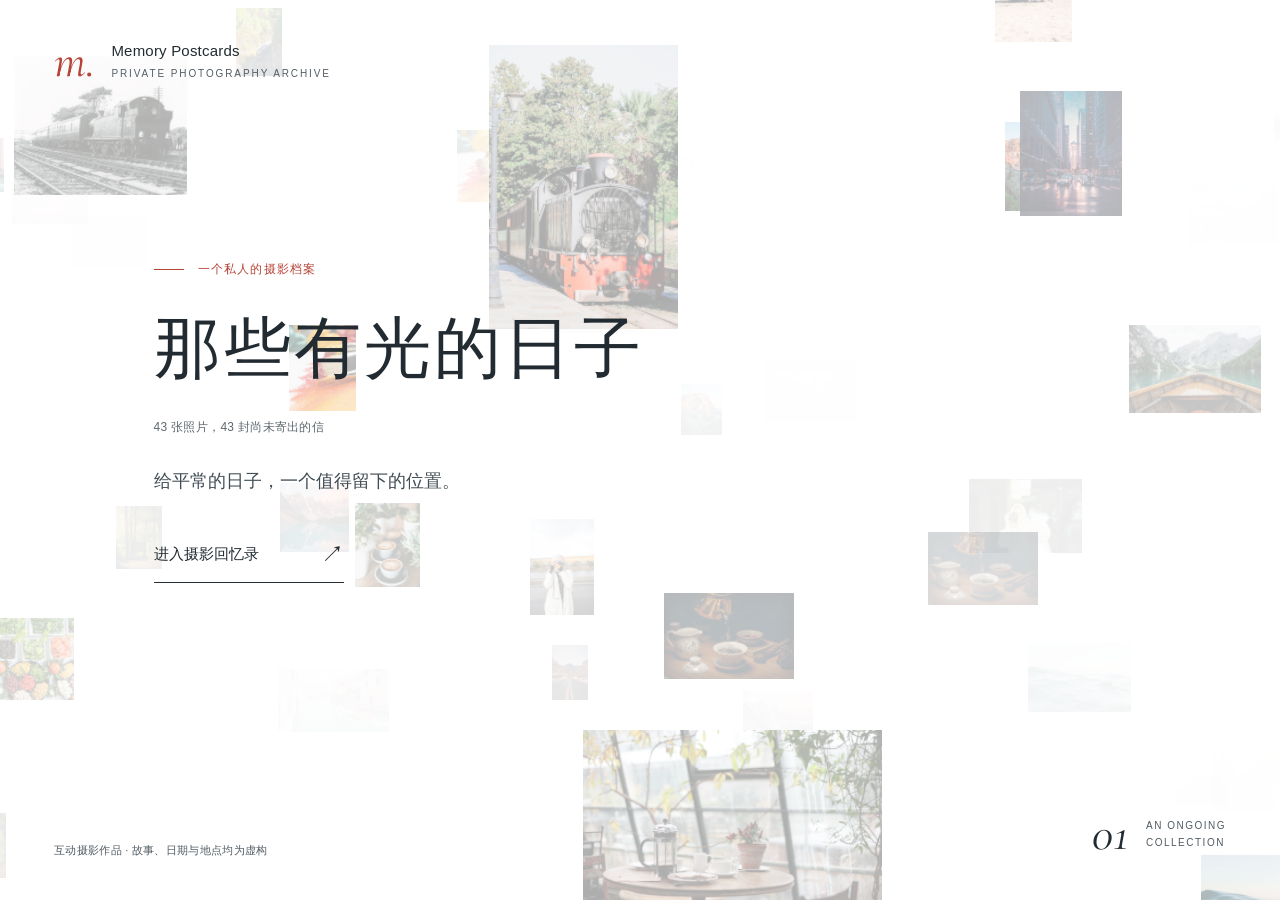
<file: index.html>
<!doctype html><html lang="zh-CN"><head><meta charset="UTF-8"><meta name="viewport" content="width=device-width, initial-scale=1.0"><link rel="icon" href="data:image/svg+xml,%3Csvg xmlns=%22http://www.w3.org/2000/svg%22 viewBox=%220 0 32 32%22%3E%3Crect width=%2232%22 height=%2232%22 fill=%22%23faf8ee%22/%3E%3Cpath d=%22M6 9h20v14H6zM16 9v14%22 stroke=%22%23666f55%22 fill=%22none%22/%3E%3C/svg%3E"><title>Memory Postcards · 记忆明信片宇宙</title>  <script type="module" crossorigin src="./assets/index-D2rkbuxF.js"></script>
  <link rel="stylesheet" crossorigin href="./assets/index-DUCBK6ID.css">
</head><body><div id="root"></div></body></html>
</file>
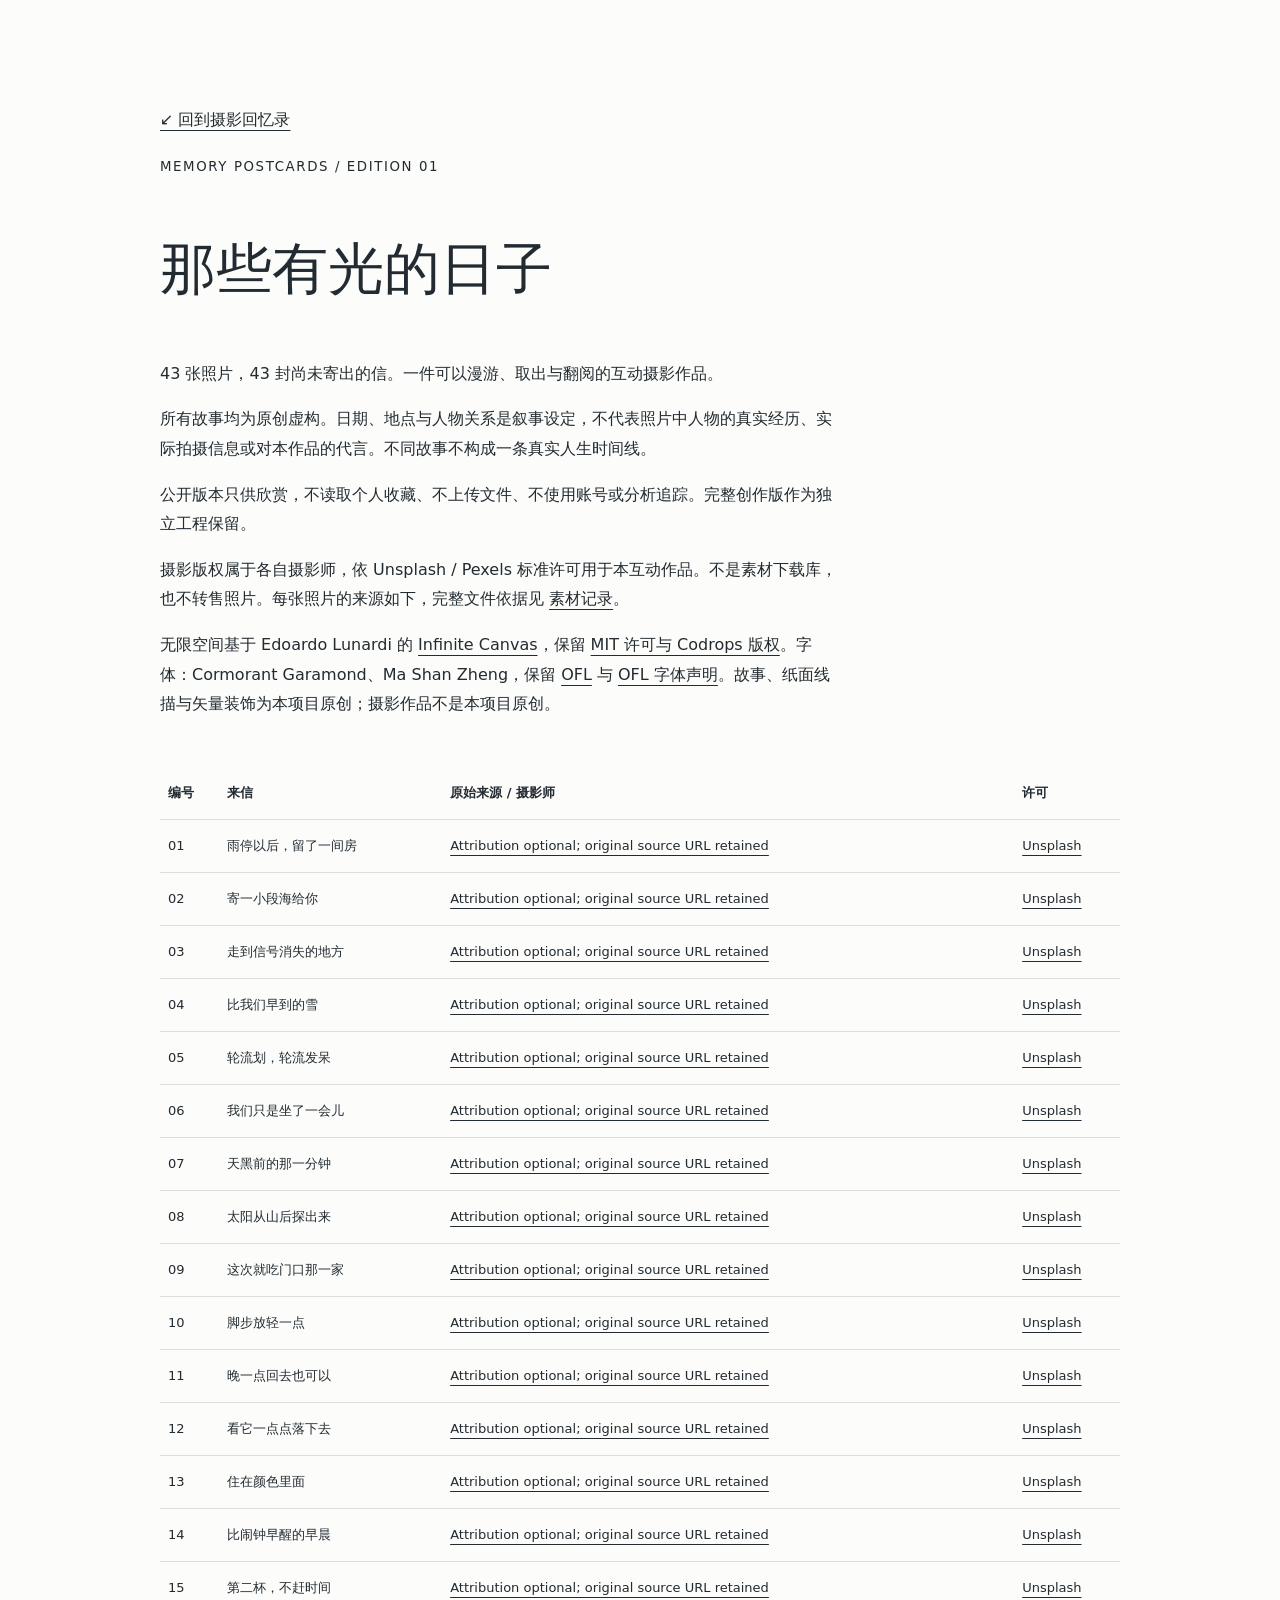
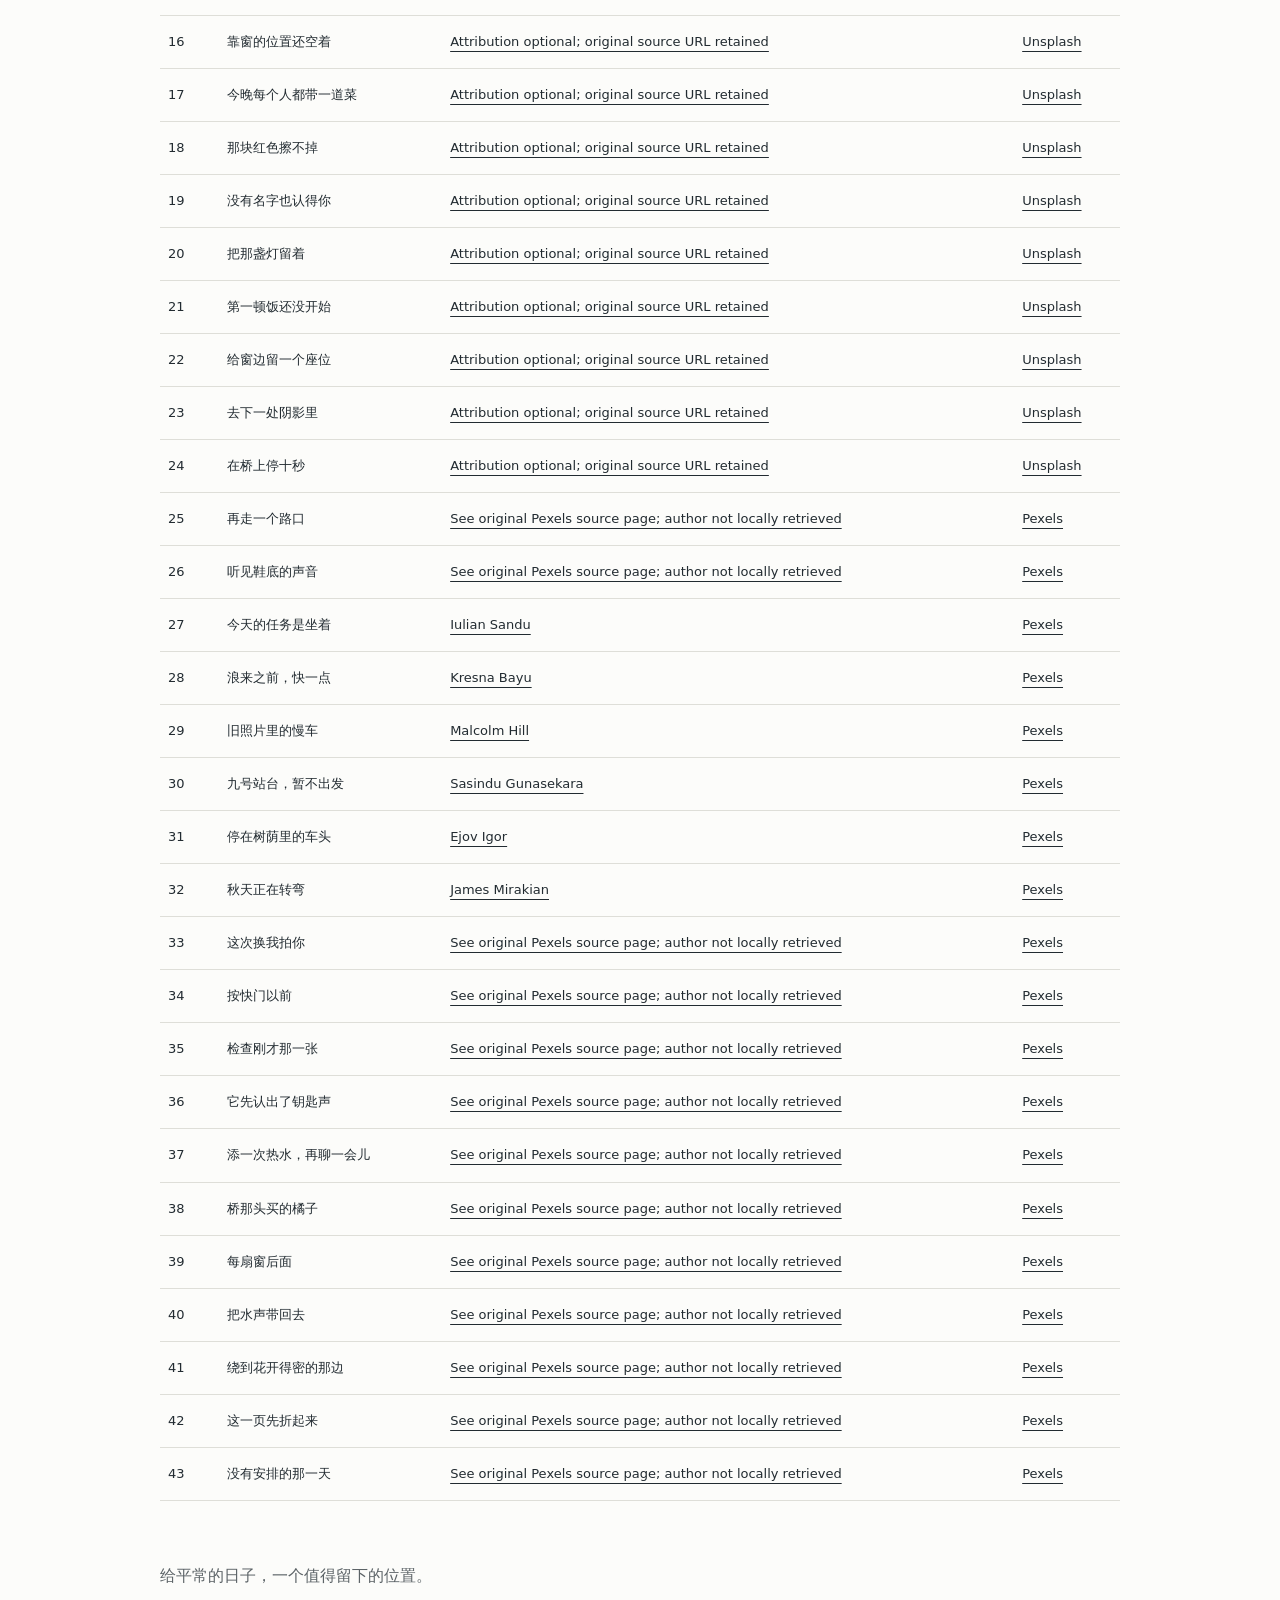
<file: credits.html>
<!doctype html><html lang="zh-CN"><meta charset="utf-8"><meta name="viewport" content="width=device-width,initial-scale=1"><title>关于作品 · Memory Postcards</title><style>body{margin:0;background:#fcfcfa;color:#222b31;font:16px/1.85 system-ui,sans-serif}main{max-width:960px;margin:9vh auto;padding:24px}a{color:inherit;text-underline-offset:5px}h1{font-family:serif;font-size:clamp(32px,5vw,56px);font-weight:400}small{letter-spacing:.12em}p{max-width:680px}table{width:100%;border-collapse:collapse;font-size:13px;margin-top:48px}td,th{padding:14px 8px;text-align:left;border-bottom:1px solid #deded8}footer{margin:60px 0;color:#5c6367}@media(max-width:600px){td{padding:10px 4px;font-size:11px}main{margin-top:24px}}</style><main><a href="./">↙ 回到摄影回忆录</a><p><small>MEMORY POSTCARDS / EDITION 01</small></p><h1>那些有光的日子</h1><p>43 张照片，43 封尚未寄出的信。一件可以漫游、取出与翻阅的互动摄影作品。</p><p>所有故事均为原创虚构。日期、地点与人物关系是叙事设定，不代表照片中人物的真实经历、实际拍摄信息或对本作品的代言。不同故事不构成一条真实人生时间线。</p><p>公开版本只供欣赏，不读取个人收藏、不上传文件、不使用账号或分析追踪。完整创作版作为独立工程保留。</p><p>摄影版权属于各自摄影师，依 Unsplash / Pexels 标准许可用于本互动作品。不是素材下载库，也不转售照片。每张照片的来源如下，完整文件依据见 <a href="PHOTO_CREDITS.json">素材记录</a>。</p><p>无限空间基于 Edoardo Lunardi 的 <a href="https://github.com/edoardolunardi/infinite-canvas">Infinite Canvas</a>，保留 <a href="LICENSE.txt">MIT 许可与 Codrops 版权</a>。字体：Cormorant Garamond、Ma Shan Zheng，保留 <a href="fonts/OFL.txt">OFL</a> 与 <a href="fonts/OFL_MaShanZheng.txt">OFL 字体声明</a>。故事、纸面线描与矢量装饰为本项目原创；摄影作品不是本项目原创。</p><table><thead><tr><th>编号</th><th>来信</th><th>原始来源 / 摄影师</th><th>许可</th></tr></thead><tbody><tr><td>01</td><td>雨停以后，留了一间房</td><td><a href="https://images.unsplash.com/photo-1470770841072-f978cf4d019e?auto=format&amp;fit=max&amp;w=1000&amp;q=75" rel="noreferrer">Attribution optional; original source URL retained</a></td><td><a href="https://unsplash.com/license">Unsplash</a></td></tr><tr><td>02</td><td>寄一小段海给你</td><td><a href="https://images.unsplash.com/photo-1518837695005-2083093ee35b?auto=format&amp;fit=max&amp;w=1000&amp;q=75" rel="noreferrer">Attribution optional; original source URL retained</a></td><td><a href="https://unsplash.com/license">Unsplash</a></td></tr><tr><td>03</td><td>走到信号消失的地方</td><td><a href="https://images.unsplash.com/photo-1441974231531-c6227db76b6e?auto=format&amp;fit=crop&amp;w=800&amp;h=1100&amp;q=80" rel="noreferrer">Attribution optional; original source URL retained</a></td><td><a href="https://unsplash.com/license">Unsplash</a></td></tr><tr><td>04</td><td>比我们早到的雪</td><td><a href="https://images.unsplash.com/photo-1464822759023-fed622ff2c3b?auto=format&amp;fit=max&amp;w=1000&amp;q=75" rel="noreferrer">Attribution optional; original source URL retained</a></td><td><a href="https://unsplash.com/license">Unsplash</a></td></tr><tr><td>05</td><td>轮流划，轮流发呆</td><td><a href="https://images.unsplash.com/photo-1476514525535-07fb3b4ae5f1?auto=format&amp;fit=max&amp;w=1000&amp;q=75" rel="noreferrer">Attribution optional; original source URL retained</a></td><td><a href="https://unsplash.com/license">Unsplash</a></td></tr><tr><td>06</td><td>我们只是坐了一会儿</td><td><a href="https://images.unsplash.com/photo-1469474968028-56623f02e42e?auto=format&amp;fit=max&amp;w=1000&amp;q=75" rel="noreferrer">Attribution optional; original source URL retained</a></td><td><a href="https://unsplash.com/license">Unsplash</a></td></tr><tr><td>07</td><td>天黑前的那一分钟</td><td><a href="https://images.unsplash.com/photo-1493246507139-91e8fad9978e?auto=format&amp;fit=crop&amp;w=1000&amp;h=1000&amp;q=80" rel="noreferrer">Attribution optional; original source URL retained</a></td><td><a href="https://unsplash.com/license">Unsplash</a></td></tr><tr><td>08</td><td>太阳从山后探出来</td><td><a href="https://images.unsplash.com/photo-1500534623283-312aade485b7?auto=format&amp;fit=max&amp;w=1400&amp;q=85" rel="noreferrer">Attribution optional; original source URL retained</a></td><td><a href="https://unsplash.com/license">Unsplash</a></td></tr><tr><td>09</td><td>这次就吃门口那一家</td><td><a href="https://images.unsplash.com/photo-1480796927426-f609979314bd?auto=format&amp;fit=crop&amp;w=800&amp;q=82&amp;h=1100" rel="noreferrer">Attribution optional; original source URL retained</a></td><td><a href="https://unsplash.com/license">Unsplash</a></td></tr><tr><td>10</td><td>脚步放轻一点</td><td><a href="https://images.unsplash.com/photo-1493976040374-85c8e12f0c0e?auto=format&amp;fit=max&amp;w=1100&amp;q=82" rel="noreferrer">Attribution optional; original source URL retained</a></td><td><a href="https://unsplash.com/license">Unsplash</a></td></tr><tr><td>11</td><td>晚一点回去也可以</td><td><a href="https://images.unsplash.com/photo-1519501025264-65ba15a82390?auto=format&amp;fit=crop&amp;w=900&amp;q=82&amp;h=1100" rel="noreferrer">Attribution optional; original source URL retained</a></td><td><a href="https://unsplash.com/license">Unsplash</a></td></tr><tr><td>12</td><td>看它一点点落下去</td><td><a href="https://images.unsplash.com/photo-1495567720989-cebdbdd97913?auto=format&amp;fit=max&amp;w=1100&amp;q=82" rel="noreferrer">Attribution optional; original source URL retained</a></td><td><a href="https://unsplash.com/license">Unsplash</a></td></tr><tr><td>13</td><td>住在颜色里面</td><td><a href="https://images.unsplash.com/photo-1516483638261-f4dbaf036963?auto=format&amp;fit=crop&amp;w=900&amp;q=82&amp;h=1100" rel="noreferrer">Attribution optional; original source URL retained</a></td><td><a href="https://unsplash.com/license">Unsplash</a></td></tr><tr><td>14</td><td>比闹钟早醒的早晨</td><td><a href="https://images.unsplash.com/photo-1470252649378-9c29740c9fa8?auto=format&amp;fit=max&amp;w=1100&amp;q=82" rel="noreferrer">Attribution optional; original source URL retained</a></td><td><a href="https://unsplash.com/license">Unsplash</a></td></tr><tr><td>15</td><td>第二杯，不赶时间</td><td><a href="https://images.unsplash.com/photo-1509042239860-f550ce710b93?auto=format&amp;fit=crop&amp;w=850&amp;q=82&amp;h=1100" rel="noreferrer">Attribution optional; original source URL retained</a></td><td><a href="https://unsplash.com/license">Unsplash</a></td></tr><tr><td>16</td><td>靠窗的位置还空着</td><td><a href="https://images.unsplash.com/photo-1445116572660-236099ec97a0?auto=format&amp;fit=max&amp;w=1100&amp;q=82" rel="noreferrer">Attribution optional; original source URL retained</a></td><td><a href="https://unsplash.com/license">Unsplash</a></td></tr><tr><td>17</td><td>今晚每个人都带一道菜</td><td><a href="https://images.unsplash.com/photo-1498837167922-ddd27525d352?auto=format&amp;fit=crop&amp;w=1000&amp;q=82&amp;h=1000" rel="noreferrer">Attribution optional; original source URL retained</a></td><td><a href="https://unsplash.com/license">Unsplash</a></td></tr><tr><td>18</td><td>那块红色擦不掉</td><td><a href="https://images.unsplash.com/photo-1513364776144-60967b0f800f?auto=format&amp;fit=crop&amp;w=850&amp;q=82&amp;h=1100" rel="noreferrer">Attribution optional; original source URL retained</a></td><td><a href="https://unsplash.com/license">Unsplash</a></td></tr><tr><td>19</td><td>没有名字也认得你</td><td><a href="https://images.unsplash.com/photo-1497250681960-ef046c08a56e?auto=format&amp;fit=crop&amp;w=900&amp;q=82&amp;h=1100" rel="noreferrer">Attribution optional; original source URL retained</a></td><td><a href="https://unsplash.com/license">Unsplash</a></td></tr><tr><td>20</td><td>把那盏灯留着</td><td><a href="https://images.unsplash.com/photo-1494438639946-1ebd1d20bf85?auto=format&amp;fit=max&amp;w=1100&amp;q=82" rel="noreferrer">Attribution optional; original source URL retained</a></td><td><a href="https://unsplash.com/license">Unsplash</a></td></tr><tr><td>21</td><td>第一顿饭还没开始</td><td><a href="https://images.unsplash.com/photo-1484154218962-a197022b5858?auto=format&amp;fit=max&amp;w=1100&amp;q=82" rel="noreferrer">Attribution optional; original source URL retained</a></td><td><a href="https://unsplash.com/license">Unsplash</a></td></tr><tr><td>22</td><td>给窗边留一个座位</td><td><a href="https://images.unsplash.com/photo-1449247709967-d4461a6a6103?auto=format&amp;fit=crop&amp;w=850&amp;q=82&amp;h=1100" rel="noreferrer">Attribution optional; original source URL retained</a></td><td><a href="https://unsplash.com/license">Unsplash</a></td></tr><tr><td>23</td><td>去下一处阴影里</td><td><a href="https://images.unsplash.com/photo-1500530855697-b586d89ba3ee?auto=format&amp;fit=max&amp;w=1100&amp;q=82" rel="noreferrer">Attribution optional; original source URL retained</a></td><td><a href="https://unsplash.com/license">Unsplash</a></td></tr><tr><td>24</td><td>在桥上停十秒</td><td><a href="https://images.unsplash.com/photo-1433086966358-54859d0ed716?auto=format&amp;fit=max&amp;w=1000&amp;q=82" rel="noreferrer">Attribution optional; original source URL retained</a></td><td><a href="https://unsplash.com/license">Unsplash</a></td></tr><tr><td>25</td><td>再走一个路口</td><td><a href="https://www.pexels.com/photo/28426564/" rel="noreferrer">See original Pexels source page; author not locally retrieved</a></td><td><a href="https://www.pexels.com/license/">Pexels</a></td></tr><tr><td>26</td><td>听见鞋底的声音</td><td><a href="https://www.pexels.com/photo/30305832/" rel="noreferrer">See original Pexels source page; author not locally retrieved</a></td><td><a href="https://www.pexels.com/license/">Pexels</a></td></tr><tr><td>27</td><td>今天的任务是坐着</td><td><a href="https://www.pexels.com/photo/family-enjoying-a-relaxing-day-at-the-beach-29640750/" rel="noreferrer">Iulian Sandu</a></td><td><a href="https://www.pexels.com/license/">Pexels</a></td></tr><tr><td>28</td><td>浪来之前，快一点</td><td><a href="https://www.pexels.com/photo/family-enjoying-a-sunny-day-at-the-beach-31462139/" rel="noreferrer">Kresna Bayu</a></td><td><a href="https://www.pexels.com/license/">Pexels</a></td></tr><tr><td>29</td><td>旧照片里的慢车</td><td><a href="https://www.pexels.com/photo/vintage-photo-of-a-train-on-track-11931664/" rel="noreferrer">Malcolm Hill</a></td><td><a href="https://www.pexels.com/license/">Pexels</a></td></tr><tr><td>30</td><td>九号站台，暂不出发</td><td><a href="https://www.pexels.com/photo/vintage-train-at-empty-railway-station-platform-34418815/" rel="noreferrer">Sasindu Gunasekara</a></td><td><a href="https://www.pexels.com/license/">Pexels</a></td></tr><tr><td>31</td><td>停在树荫里的车头</td><td><a href="https://www.pexels.com/photo/vintage-steam-train-at-historic-station-28450152/" rel="noreferrer">Ejov Igor</a></td><td><a href="https://www.pexels.com/license/">Pexels</a></td></tr><tr><td>32</td><td>秋天正在转弯</td><td><a href="https://www.pexels.com/photo/vintage-train-journey-through-autumn-foliage-29011416/" rel="noreferrer">James Mirakian</a></td><td><a href="https://www.pexels.com/license/">Pexels</a></td></tr><tr><td>33</td><td>这次换我拍你</td><td><a href="https://www.pexels.com/photo/35493399/" rel="noreferrer">See original Pexels source page; author not locally retrieved</a></td><td><a href="https://www.pexels.com/license/">Pexels</a></td></tr><tr><td>34</td><td>按快门以前</td><td><a href="https://www.pexels.com/photo/20323357/" rel="noreferrer">See original Pexels source page; author not locally retrieved</a></td><td><a href="https://www.pexels.com/license/">Pexels</a></td></tr><tr><td>35</td><td>检查刚才那一张</td><td><a href="https://www.pexels.com/photo/18333000/" rel="noreferrer">See original Pexels source page; author not locally retrieved</a></td><td><a href="https://www.pexels.com/license/">Pexels</a></td></tr><tr><td>36</td><td>它先认出了钥匙声</td><td><a href="https://www.pexels.com/photo/617278/" rel="noreferrer">See original Pexels source page; author not locally retrieved</a></td><td><a href="https://www.pexels.com/license/">Pexels</a></td></tr><tr><td>37</td><td>添一次热水，再聊一会儿</td><td><a href="https://www.pexels.com/photo/230477/" rel="noreferrer">See original Pexels source page; author not locally retrieved</a></td><td><a href="https://www.pexels.com/license/">Pexels</a></td></tr><tr><td>38</td><td>桥那头买的橘子</td><td><a href="https://www.pexels.com/photo/208701/" rel="noreferrer">See original Pexels source page; author not locally retrieved</a></td><td><a href="https://www.pexels.com/license/">Pexels</a></td></tr><tr><td>39</td><td>每扇窗后面</td><td><a href="https://www.pexels.com/photo/1105766/" rel="noreferrer">See original Pexels source page; author not locally retrieved</a></td><td><a href="https://www.pexels.com/license/">Pexels</a></td></tr><tr><td>40</td><td>把水声带回去</td><td><a href="https://www.pexels.com/photo/2387873/" rel="noreferrer">See original Pexels source page; author not locally retrieved</a></td><td><a href="https://www.pexels.com/license/">Pexels</a></td></tr><tr><td>41</td><td>绕到花开得密的那边</td><td><a href="https://www.pexels.com/photo/145685/" rel="noreferrer">See original Pexels source page; author not locally retrieved</a></td><td><a href="https://www.pexels.com/license/">Pexels</a></td></tr><tr><td>42</td><td>这一页先折起来</td><td><a href="https://www.pexels.com/photo/46274/" rel="noreferrer">See original Pexels source page; author not locally retrieved</a></td><td><a href="https://www.pexels.com/license/">Pexels</a></td></tr><tr><td>43</td><td>没有安排的那一天</td><td><a href="https://www.pexels.com/photo/457882/" rel="noreferrer">See original Pexels source page; author not locally retrieved</a></td><td><a href="https://www.pexels.com/license/">Pexels</a></td></tr></tbody></table><footer>给平常的日子，一个值得留下的位置。</footer></main></html>
</file>
<file: assets/index-DUCBK6ID.css>
@font-face{font-family:Cormorant Garamond;font-weight:400;font-style:normal;font-display:swap;src:url(./cormorant-regular-DQv4XaSs.ttf) format("truetype")}@font-face{font-family:Cormorant Garamond;font-weight:500 600;font-style:normal;font-display:swap;src:url(./cormorant-medium-Pgl8-Oo5.ttf) format("truetype")}@font-face{font-family:Cormorant Garamond;font-weight:400 500;font-style:italic;font-display:swap;src:url(./cormorant-italic-D_ufOZIm.ttf) format("truetype")}@font-face{font-family:Memory Hand;font-weight:400;font-style:normal;font-display:swap;src:url(./memory-hand-C1MwFIx-.woff2) format("woff2")}:root{font-family:-apple-system,BlinkMacSystemFont,PingFang SC,Microsoft YaHei,sans-serif;color:#222b31;background:#fff;font-synthesis:none;-webkit-font-smoothing:antialiased;--paper:#fcfcfa;--ink:#222b31;--muted:#626a70;--accent:#b74438;--line:#d9dddc;--serif:"Cormorant Garamond","Songti SC",Georgia,serif;--ease:cubic-bezier(.22,.8,.25,1)}*{box-sizing:border-box}body{margin:0;overflow:hidden}button,input,textarea,select{font:inherit;color:inherit}button{border:0;background:none;cursor:pointer;display:inline-flex;align-items:center;justify-content:center;gap:8px}button:disabled{opacity:.4;cursor:default}button,a,input,textarea{-webkit-tap-highlight-color:transparent}button:focus-visible,a:focus-visible,input:focus-visible,textarea:focus-visible,select:focus-visible,[tabindex]:focus-visible{outline:2px solid var(--accent);outline-offset:4px}button:not(:disabled):active{opacity:.7}a{color:inherit;text-decoration:none}svg{flex-shrink:0}textarea{resize:none}input,textarea{outline:none}::selection{background:#f0d8d3}button,input,textarea,select{transition:background-color .18s,color .18s,border-color .18s}input[type=range],input[type=checkbox]{accent-color:var(--accent)}.sr-only{position:absolute;width:1px;height:1px;margin:-1px;padding:0;overflow:hidden;clip:rect(0,0,0,0);white-space:nowrap;border:0}.app{position:relative;width:100vw;height:100svh;min-height:0;overflow:hidden;background:#fff}.gallery-world{transition:filter .65s,opacity .76s}.gallery-world.focused{filter:blur(4px);opacity:.4}.archive-entry .gallery-world.focused,.archive-leaving .gallery-world.focused{filter:none;opacity:.7}.canvas-ui{position:absolute;inset:0;z-index:3;pointer-events:none;opacity:1;transition:opacity .55s}.canvas-ui>button{pointer-events:auto}.archive-entry .canvas-ui,.archive-leaving .canvas-ui,.viewing .canvas-ui{opacity:0;pointer-events:none}.canvas-ui>.add-button{position:absolute;top:28px;right:32px;min-height:44px;padding:10px 18px;font-size:13px;background:#fffffff2;border:1px solid #d9dddc;border-radius:3px}.add-button:hover{border-color:#677076}.archive-title-button{position:absolute;left:32px;bottom:30px;gap:14px;text-align:left;justify-content:flex-start;max-width:55vw;padding:3px}.archive-symbol{font:italic 37px/.85 var(--serif);color:var(--accent)}.archive-title-button>span:nth-child(2){font:20px/1.5 "Songti SC",var(--serif);max-width:40vw;overflow:hidden;text-overflow:ellipsis;white-space:nowrap}.archive-title-button small{display:block;font:10px/1.5 Arial,sans-serif;letter-spacing:1.6px;color:var(--muted);margin-top:4px}.rename-cue{font-size:11px;opacity:0;color:var(--muted);transition:opacity .2s}.archive-title-button:hover .rename-cue,.archive-title-button:focus-visible .rename-cue{opacity:1}.quiet-hint{position:absolute;right:32px;bottom:37px;color:#59626a;font-size:12px;letter-spacing:.3px;padding:8px 10px;background:#ffffffdc}.loading,.empty-state{position:absolute;inset:0;display:grid;place-content:center;text-align:center;z-index:3}.empty-state{pointer-events:none}.empty-state button{pointer-events:auto;border-bottom:1px solid;padding:12px}.toast,.error-banner{position:absolute;z-index:35;bottom:90px;left:50%;transform:translate(-50%);width:max-content;max-width:90vw;background:var(--paper);border:1px solid var(--line);padding:14px 20px;font-size:13px;line-height:1.8;box-shadow:0 8px 30px #1e2a3010}.error-banner{top:100px;bottom:auto;color:#9f342c}.error-banner button{padding:8px;text-decoration:underline}.archive-entrance{position:absolute;inset:0;z-index:9;transition:opacity .76s var(--ease);isolation:isolate}.entrance-veil{position:absolute;inset:0;background:#ffffff7a;z-index:-1;transition:opacity .76s}.entrance-brand{position:absolute;top:42px;left:54px;display:flex;align-items:center;gap:16px;font-size:15px;letter-spacing:.2px}.entrance-brand .archive-symbol{font-size:47px}.entrance-brand small{display:block;font:10px/1.5 Arial,sans-serif;letter-spacing:1.9px;margin-top:7px;color:#545e65}.entrance-copy{position:absolute;left:12vw;top:29%;width:min(850px,76vw);transition:transform .76s var(--ease),opacity .52s}.entrance-kicker{font-size:12px;letter-spacing:1.2px;display:flex;gap:14px;align-items:center;color:var(--accent);margin:0 0 25px}.entrance-kicker i{width:30px;height:1px;background:currentColor}.entrance-copy h1{font-weight:400;font-size:inherit;margin:0;max-width:100%;position:relative}.entrance-copy textarea{font:400 clamp(44px,5.2vw,78px)/1.42 "Songti SC",var(--serif);letter-spacing:.045em;width:100%;min-height:110px;max-height:35svh;padding:0 5px 2px 0;border:0;border-bottom:1px solid transparent;background:transparent;display:block;overflow-wrap:anywhere;scrollbar-width:thin}.entrance-copy textarea:hover{border-bottom-color:#868d8c66}.entrance-copy textarea:focus{border-bottom-color:var(--accent);outline:none}.name-cue{font-size:12px;line-height:2;letter-spacing:.3px;color:#5e676d;display:block;margin-top:2px;opacity:1}.entrance-sentiment{font:18px/1.9 Songti SC,serif;color:#414c53;margin:25px 0 29px}.enter-archive{font-size:15px;min-width:190px;min-height:48px;padding:12px 0;border-bottom:1px solid #252e34;justify-content:space-between;gap:42px}.enter-archive:not(:disabled):hover{color:var(--accent);border-color:var(--accent)}.enter-archive>span:last-child{font-size:23px;transition:transform .2s}.enter-archive:hover>span:last-child{transform:translate(2px,-2px)}.entrance-footer{position:absolute;bottom:42px;left:54px;right:54px;display:flex;justify-content:space-between;align-items:flex-end;font-size:11px;color:#515b62;letter-spacing:.3px}.entrance-footer>div{display:flex;align-items:center;gap:18px}.entrance-footer em{font:italic 48px/1 var(--serif);color:var(--ink)}.entrance-footer>div>span{font:10px/1.7 Arial;letter-spacing:1.5px}.entrance-error{font-size:13px;line-height:1.7;max-width:420px;color:#9e332b}.archive-entrance.departing{opacity:0;pointer-events:none}.departing .entrance-copy{transform:translateY(-18px);opacity:0}.archive-leaving .gallery-world.focused{opacity:1}.viewer{position:fixed;inset:0;z-index:20}.viewer-backdrop{position:absolute;inset:0;width:100%;height:100%;background:#f8f9f736;cursor:default}.viewer-top{position:absolute;top:28px;left:36px;right:36px;display:flex;align-items:center;justify-content:space-between;opacity:0;transition:opacity .5s}.viewer.arrived .viewer-top,.viewer.arrived .viewer-bottom{opacity:1}.quiet-button{font-size:13px;padding:10px 0;min-height:44px}.quiet-button:hover{color:var(--accent)}.round-button{width:42px;height:42px;border-radius:50%;padding:10px}.round-button:hover{background:#e6e9e566}.close-button{margin-left:auto}.viewer-number{position:absolute;left:50%;transform:translate(-50%);font:11px/1.5 Arial;letter-spacing:1.8px;text-align:center;display:flex;flex-direction:column;gap:6px;color:#576268}.viewer-number span{font:13px/1.5 Songti SC,serif;letter-spacing:1px;color:#56616a}.card-position{position:absolute;width:var(--card-w);height:var(--card-h);left:50%;top:50%;margin-left:calc(var(--card-w)/-2);margin-top:calc(var(--card-h)/-2 - 9px);transform-origin:center;transform:translateZ(0) scale(1);transition:transform .75s var(--ease);pointer-events:none}.card-position.at-origin{transform:translate3d(var(--from-x),var(--from-y),0) scale(var(--from-sx),var(--from-sy))}.perspective-stage{width:100%;height:100%;perspective:1800px;perspective-origin:50% 45%;pointer-events:auto}.postcard{position:relative;width:100%;height:100%;transform-style:preserve-3d;transform:rotateY(0) rotate(-.7deg);transition:transform 1s cubic-bezier(.3,.7,.18,1);isolation:auto}.postcard.flipped{transform:rotateY(180deg) rotate(.4deg)}.card-face{position:absolute;inset:0;backface-visibility:hidden;-webkit-backface-visibility:hidden;background:var(--paper);border:1px solid #dce0dd;box-shadow:0 34px 70px -28px #15282f38,0 3px 10px #15282f10;overflow:hidden;border-radius:1px}.card-front{padding:var(--paper-pad) var(--paper-pad) 0;transform:translateZ(2px);display:flex;flex-direction:column}.photo-mat{width:100%;flex:1;min-height:0;display:flex;align-items:center;justify-content:center;overflow:hidden}.photo-mat img{display:block;object-fit:contain;width:var(--photo-w);height:var(--photo-h);max-width:100%;max-height:100%;-webkit-user-select:none;user-select:none}.front-caption{display:flex;align-items:center;justify-content:space-between;gap:20px;height:var(--caption-h);flex-shrink:0;transition:opacity .5s}.front-caption>span:first-child{font:14px/1.5 Songti SC,serif;max-width:61%;white-space:nowrap;overflow:hidden;text-overflow:ellipsis;letter-spacing:.3px}.front-caption>span:last-child{font:11px/1.5 Arial,PingFang SC,sans-serif;color:#58636a;max-width:45%;white-space:nowrap;overflow:hidden;text-overflow:ellipsis}.tiny-star{padding:0 6px;color:#969c9d}.card-position.at-origin .postcard{transform:rotateY(0) rotate(0)}.card-position.at-origin .front-caption{opacity:0}.extreme-photo.portrait .card-front{padding:var(--paper-pad);display:grid;grid-template-columns:54% 46%;align-items:center}.extreme-photo.portrait .photo-mat{height:100%}.extreme-photo.portrait .front-caption{padding-left:22px;flex-direction:column;align-items:flex-start;justify-content:center;gap:24px;height:auto}.extreme-photo.portrait .front-caption>span{max-width:100%;white-space:normal;overflow-wrap:anywhere}.extreme-photo.portrait .front-caption>span:first-child{font-size:22px;line-height:1.65}.extreme-photo.landscape .card-front{padding:var(--paper-pad);justify-content:center;gap:22px}.extreme-photo.landscape .photo-mat{flex:none;height:var(--photo-h)}.extreme-photo.landscape .front-caption{height:72px;flex-direction:column;justify-content:center;gap:10px}.extreme-photo.landscape .front-caption>span{max-width:100%}.extreme-photo.landscape .front-caption>span:first-child{font-size:21px}.card-back{transform:rotateY(180deg) translateZ(2px);padding:26px 32px 19px;display:flex;flex-direction:column;overflow:auto;scrollbar-width:thin;background-image:url("data:image/svg+xml,%3Csvg viewBox='0 0 160 160' xmlns='http://www.w3.org/2000/svg'%3E%3Cfilter id='p'%3E%3CfeTurbulence type='fractalNoise' baseFrequency='.8' numOctaves='2' stitchTiles='stitch'/%3E%3C/filter%3E%3Cpath fill='%23202d36' opacity='.018' filter='url(%23p)' d='M0 0h160v160H0z'/%3E%3C/svg%3E")}.back-header{display:flex;align-items:center;justify-content:space-between;gap:16px;min-height:43px;flex-shrink:0;border-bottom:1px solid var(--line);padding:0 0 14px}.back-header>span:first-child{font:10px/1.5 Arial;letter-spacing:1.25px;color:#566168}.postcard-word{font:italic 24px/1 var(--serif);margin-left:auto;color:#657178}.edition-mark{color:var(--accent);font:15px/1 var(--serif);border-left:1px solid var(--line);padding-left:14px;min-width:38px}.back-body{display:grid;grid-template-columns:1.2fr 1fr;flex:1;min-height:0;gap:30px;margin:25px 0 20px}.story-column{min-width:0;min-height:0;display:flex;flex-direction:column;padding-right:30px;border-right:1px solid var(--line)}.field-label{font:11px/1.5 -apple-system,PingFang SC,sans-serif;color:#58656c;letter-spacing:.4px;display:flex;align-items:center;justify-content:space-between;gap:10px;flex-shrink:0}.field-label>span{font:9px/1.5 Arial;letter-spacing:1px;color:#68747a}.memory-title{font:400 28px/1.5 "Songti SC",var(--serif);letter-spacing:.3px;display:block;width:100%;padding:0;margin:15px 0 22px;text-align:left;max-height:114px;min-height:42px;overflow:auto;overflow-wrap:anywhere;scrollbar-width:thin;flex-shrink:0}.editable-object{border-radius:1px;transition:background .18s,box-shadow .18s;text-align:left}.editable-object:hover{background:#ecefeb80;box-shadow:0 0 0 4px #ecefeb80}.editable-object:focus-visible,.object-selected{outline:1px solid var(--accent);outline-offset:5px;background:#b7443806}.story-writing{flex:1;display:flex;flex-direction:column;min-height:88px;position:relative}.story-excerpt{font:16px/1.95 Songti SC,serif;flex:1;min-height:54px;overflow:hidden;letter-spacing:.2px}.story-object{display:block;width:100%;padding:0;color:inherit;font:inherit;line-height:inherit;letter-spacing:inherit;white-space:pre-wrap;overflow-wrap:anywhere;text-align:inherit}.empty-copy{color:#727b7e}.empty-story-cue{display:inline-block;color:var(--accent);font:12px/1.8 -apple-system,PingFang SC,sans-serif;margin-top:18px}.expand-story{align-self:flex-start;font:12px/1.5 -apple-system,PingFang SC,sans-serif;color:#5e696e;min-height:36px;gap:20px;border-bottom:1px solid #b6bdbb;margin-top:12px;padding:7px 0}.expand-story.has-more{color:#a63c32;border-bottom-color:#bd645b}.expand-story:hover{color:var(--accent)}.sparse-story .story-excerpt{flex:0 1 auto}.sparse-story .story-writing{justify-content:flex-start;padding-top:6px;padding-bottom:12px}.sparse-story .memory-title{margin-bottom:22px}.keepsake-column{display:flex;flex-direction:column;min-width:0;min-height:0;gap:26px}.memory-metadata{display:grid;grid-template-columns:.9fr 1.1fr;gap:20px;flex-shrink:0;padding-bottom:20px;border-bottom:1px solid var(--line)}.address-field{min-width:0;display:flex;flex-direction:column;gap:9px}.address-field>span{font:10px/1.5 Arial,PingFang SC,sans-serif;letter-spacing:.7px;color:#5f6b72}.address-field>button{font:17px/1.65 var(--serif);display:block;text-align:left;padding:0;width:100%;max-height:112px;overflow:auto;overflow-wrap:anywhere;white-space:pre-wrap;scrollbar-width:thin}.address-field:last-child>button{font:15px/1.7 Songti SC,serif}.back-footer{display:flex;align-items:center;justify-content:space-between;border-top:1px solid var(--line);padding-top:12px;font:10px/1.5 Arial,PingFang SC,sans-serif;letter-spacing:.5px;color:#647077;flex-shrink:0;margin-top:auto;gap:16px}.paper-scroll-cue{font-size:10px;color:#aa4137;text-align:right;display:block;flex-shrink:0;margin:0 0 8px}.notes-region{min-height:118px;flex:1;display:flex;flex-direction:column;gap:10px}.note-safe-zone{position:relative;flex:1;min-height:90px;overflow:hidden;pointer-events:none}.note-object{position:absolute;display:block;padding:2px 4px;text-align:left;white-space:pre-wrap;overflow:auto;overflow-wrap:anywhere;pointer-events:auto;line-height:1.6;background:#fcfcfaeb;border:0}.has-notes .drawing-preview .drawing-surface{max-height:96px}.has-notes .notes-region{min-height:142px}.compact-card .card-back{padding:24px 26px 18px}.compact-card .back-header{gap:10px;min-height:37px;padding-bottom:12px}.compact-card .back-header>span:first-child{font-size:9px;letter-spacing:.6px}.compact-card .postcard-word{font-size:23px}.compact-card .edition-mark{display:none}.compact-card .back-body{display:flex;flex-direction:column;gap:24px;flex:none;min-height:0;margin:22px 0}.compact-card .story-column{border-right:0;padding:0;flex:none;min-height:0}.compact-card .memory-title{font-size:25px;max-height:114px;margin:13px 0 18px}.compact-card .story-writing{flex:none;min-height:80px}.compact-card .story-excerpt{max-height:160px;flex:none;min-height:50px}.compact-card .sparse-story .story-writing{padding-bottom:0}.compact-card .sparse-story .story-excerpt{min-height:0}.compact-card .keepsake-column{gap:22px}.compact-card .memory-metadata{border-top:1px solid var(--line);border-bottom:0;padding:18px 0 0;grid-template-columns:.85fr 1.15fr;gap:20px}.compact-card .drawing-preview{margin:0}.compact-card .drawing-preview .drawing-surface{max-height:136px}.compact-card .notes-region{min-height:130px}.compact-card .back-footer{margin-top:0}.card-edge{position:absolute;top:0;bottom:0;width:4px;background:#dfe2dc;backface-visibility:hidden}.edge-left{left:0;transform:rotateY(90deg) translateZ(-2px)}.edge-right{right:0;transform:rotateY(90deg) translateZ(2px)}.viewer-bottom{position:absolute;bottom:20px;left:0;right:0;display:flex;flex-direction:column;align-items:center;gap:13px;opacity:0;transition:opacity .5s;pointer-events:none}.viewer-bottom>*{pointer-events:auto}.postcard-hint{font:13px/1.5 Songti SC,serif;color:#525f66;display:flex;align-items:center;gap:12px}.hint-line{height:1px;width:22px;background:#939e9f}.viewer-actions{display:flex;align-items:center;gap:12px}.pill-button{background:var(--paper);border:1px solid #cbd1ce;border-radius:3px;padding:12px 19px;min-height:44px;font-size:13px;white-space:nowrap}.pill-button:hover{border-color:#78868b;background:#f0f2ef}.pill-button.primary{background:#29353a;border-color:#29353a;color:#fff}.pill-button.primary:not(:disabled):hover{background:#414e54}.pill-button.danger{color:#ae3b31;border-color:#d6a69e}.button-english{font:italic 17px/1 var(--serif);margin-left:5px}.minor-actions{display:flex;gap:2px;margin-left:6px}.save-state{font-size:11px;line-height:1.5;color:#5f6b71;min-height:17px}.error-text{color:#a13a31}.short-window .postcard-hint{display:none}.short-window .viewer-bottom{bottom:12px;gap:7px}.context-floating-layer{position:fixed;inset:0;z-index:35;pointer-events:none}.context-editor{position:fixed;pointer-events:auto;background:var(--paper);border:1px solid #cfd6d3;box-shadow:0 14px 44px #1a2b3214;padding:20px;font:12px/1.6 -apple-system,PingFang SC,sans-serif;max-height:calc(100svh - 110px);overflow:auto;animation:paper-reveal .18s var(--ease)}.context-heading{display:flex;justify-content:space-between;align-items:center;gap:10px;padding-bottom:12px;border-bottom:1px solid var(--line);margin-bottom:16px}.context-heading>span{display:flex;gap:8px;align-items:center;font-size:13px}.context-heading i{width:5px;height:5px;border-radius:50%;background:var(--accent)}.context-heading button{font-size:12px;min-height:30px;padding:2px}.context-content{display:flex;flex-direction:column;gap:7px;color:#5a686f}.context-editor textarea,.context-editor input:not([type=range]),.context-editor select{width:100%;min-width:0;font-size:14px;border:1px solid #cbd3d0;border-radius:1px;padding:9px;background:#fff}.context-editor textarea{height:96px;max-height:200px;resize:vertical;line-height:1.85}.context-content>textarea{font-family:Songti SC,serif;font-size:16px}.context-row{display:grid;grid-template-columns:1.3fr 1fr;gap:14px;margin:14px 0}.context-row label{display:flex;flex-direction:column;position:relative;gap:6px}.context-row output{position:absolute;right:0;top:0}.context-row input[type=range]{width:100%;height:37px;margin:0}.context-row select{font-size:12px;height:38px;padding:7px}.context-inks{display:flex;flex-wrap:wrap;align-items:center;gap:4px;margin:8px 0}.context-inks>span{width:100%;margin-bottom:3px}.context-inks button{padding:5px 6px;font-size:11px;min-height:33px;border:1px solid transparent;gap:5px}.context-inks i{width:11px;height:11px;display:block;border-radius:50%;background:var(--swatch)}.context-inks [aria-pressed=true]{border-color:#9ca8a9;background:#edf0ed}.context-align{display:flex;gap:7px;margin:13px 0}.context-align button{border:1px solid #d3d9d5;border-radius:1px;min-height:34px;flex:1;font-size:12px}.context-align [aria-pressed=true]{background:#e9eeeb;border-color:#849293}.context-history,.context-secondary{display:flex;justify-content:space-between;gap:10px;margin:13px 0}.context-history button,.context-secondary button{font-size:12px;padding:5px 0;min-height:30px}.context-secondary{border-top:1px solid var(--line);padding-top:10px}.context-secondary>button:first-child{color:#a43b33}.context-save{padding:10px 14px;min-height:42px;border:1px solid #26363d;background:#26363d;color:#fff;border-radius:2px;font-size:13px;display:inline-flex;justify-content:space-between;gap:20px}.context-save:hover{background:#415058}.context-editor>.context-save{width:100%;margin-top:3px}.context-editor [role=alert]{color:#a43b33}.note-position{border-top:1px solid var(--line);padding-top:12px}.note-position>span{font-size:11px}.note-position label{display:flex;align-items:center;gap:10px;margin-top:6px}.note-position input{min-width:0;flex:1}.context-sheet-shade{position:fixed;inset:0;z-index:60;background:#eff2efb8}.context-shade-hit{position:absolute;inset:0;width:100%;height:100%}.context-editor.context-sheet{left:50%;bottom:18px;top:auto;transform:translate(-50%);width:min(580px,calc(100vw - 32px));max-height:calc(100svh - 70px);padding:23px 26px;box-shadow:0 14px 70px #1c2b342a;border-top:2px solid #a5463e}.context-sheet .context-content textarea{height:130px}.context-sheet .context-inks>span{width:auto;margin-right:10px}.context-sheet .context-inks button{padding:6px 10px}.context-sheet .context-row{grid-template-columns:1.25fr 1fr}.context-sheet .context-heading{margin-bottom:15px}.drawing-section{display:flex;flex-direction:column;min-width:0}.drawing-label{margin-bottom:12px}.drawing-label>span:first-child{font-size:9px;letter-spacing:.8px}.drawing-label>span:last-child{font-size:11px}.drawing-surface{position:relative;width:100%;aspect-ratio:1200/460;min-height:60px;background:#f3f5f155;flex:none;overflow:hidden}.drawing-surface canvas{display:block;width:100%;height:100%;touch-action:none;cursor:crosshair}.drawing-placeholder{position:absolute;inset:0;display:grid;place-items:center;font:italic 18px/1.5 var(--serif);color:#6a787e;pointer-events:none}.drawing-preview-hit{position:absolute;inset:0;width:100%;height:100%;cursor:zoom-in}.drawing-preview .drawing-surface canvas{cursor:zoom-in}.drawing-preview-caption{min-height:35px;justify-content:flex-start;padding:8px 0 0;font-size:11px;color:#52646c;gap:4px;text-decoration:underline;text-underline-offset:4px}.drawing-tools{display:flex;flex-wrap:wrap;align-items:center;gap:12px;padding:22px 0 8px;font-size:12px}.drawing-tools .tool{min-height:36px;padding:6px 9px;gap:6px;border:1px solid transparent;border-radius:2px}.drawing-tools .tool.active{background:#e8eeea;border-color:#9baba8}.ink-colors{display:flex;gap:5px;align-items:center;flex-wrap:wrap}.ink{width:auto;min-height:35px;border:1px solid transparent;border-radius:2px;gap:5px;padding:6px 7px;font-size:12px}.ink-swatch{display:inline-block;width:12px;height:12px;border-radius:50%;background:var(--ink)}.ink.selected{background:#ebefeb;border-color:#a0aba9}.width-control{display:flex;align-items:center;gap:8px;flex:none;min-width:160px;font-size:12px}.width-control input{width:85px}.width-dot{display:block;min-width:3px;background:var(--ink);border-radius:50%}.tool-divider{height:20px;width:1px;background:var(--line)}.clear-ink-button{font-size:12px;padding:8px;text-decoration:underline;text-underline-offset:4px;color:#a33d34}.drawing-focus-shade,.reading-shade{position:fixed;inset:0;z-index:70;display:grid;place-items:center;background:#f1f3f1ed;animation:paper-reveal .22s var(--ease)}.drawing-focus-paper{width:min(1060px,94vw);max-height:92svh;overflow:auto;padding:35px 40px;background:var(--paper);border:1px solid var(--line);box-shadow:0 20px 80px #1b303c16}.focus-heading{display:flex;align-items:flex-start;justify-content:space-between;gap:24px;margin-bottom:30px}.section-eyebrow{font:10px Arial;letter-spacing:1.5px;color:#596970}.focus-heading h2{font:400 32px/1.4 "Songti SC",var(--serif);margin:12px 0 10px}.focus-heading p{font-size:13px;color:#58676e;line-height:1.8;margin:0}.focus-heading>button{min-height:40px;font-size:13px;border-bottom:1px solid var(--line);white-space:nowrap}.drawing-edit .drawing-surface{min-height:170px;background:#f1f4f0;box-shadow:inset 0 0 0 1px #e3e9e2}.drawing-edit .drawing-label{margin-bottom:14px}.focus-footer{display:flex;justify-content:space-between;align-items:center;gap:20px;border-top:1px solid var(--line);padding-top:22px;margin-top:18px}.focus-footer>button:first-child{font-size:13px;text-decoration:underline;text-underline-offset:5px}.focus-footer>span{font-size:11px;color:#65747a}.reading-sheet{width:min(760px,calc(100vw - 32px));height:min(800px,88svh);border:1px solid var(--line);padding:28px 42px 25px;display:flex;flex-direction:column;background:var(--paper);box-shadow:0 20px 80px #1b303c16}.reading-sheet>header,.reading-sheet>footer{display:flex;align-items:center;justify-content:space-between;gap:20px;flex-shrink:0;font:11px/1.5 Arial,PingFang SC,sans-serif;color:#5e6d74}.reading-sheet>header{padding-bottom:18px;border-bottom:1px solid var(--line);letter-spacing:1px}.reading-sheet button{font-size:13px;min-height:34px;gap:12px;color:#9f3a31}.reading-scroll{overflow:auto;flex:1;padding:28px 8px 35px 0;margin:5px -8px 0 0;scrollbar-width:thin}.reading-dateline{font-size:12px;color:#5b6a72;line-height:1.8;overflow-wrap:anywhere;margin:0 0 21px}.reading-sheet h2{font:400 32px/1.6 Songti SC,serif;overflow-wrap:anywhere;margin:0 0 30px}.reading-prose{font:18px/2.1 Songti SC,serif;white-space:pre-wrap;overflow-wrap:anywhere;margin:0}.reading-sheet>footer{border-top:1px solid var(--line);padding-top:17px;margin-top:12px}.confirm-layer,.backup-shade{position:fixed;inset:0;z-index:80;display:grid;place-items:center;background:#edf1eedd}.confirm-paper,.backup-confirm{width:min(480px,90vw);max-height:90svh;overflow:auto;padding:32px;background:var(--paper);border:1px solid var(--line);box-shadow:0 18px 60px #1c2b341a;font-size:14px;line-height:1.9}.confirm-paper .emblem{width:28px;height:28px;color:var(--accent)}.confirm-paper h2,.backup-confirm h2{font:400 27px/1.5 Songti SC,serif;margin:8px 0 20px}.confirm-paper>div,.backup-confirm>div{display:flex;justify-content:flex-end;gap:12px;margin-top:24px}.confirm-paper p,.backup-confirm p{margin:14px 0}.backup-confirm label{display:flex;gap:10px;margin:22px 0}.backup-confirm button{border:1px solid var(--line);padding:9px 17px;min-height:42px}.backup-confirm small{font-size:11px;color:#596970}.backup-actions{position:absolute;top:29px;right:164px;z-index:4;display:flex;gap:8px}.backup-actions button{min-height:43px;padding:10px 14px;font-size:13px;color:#44565d;background:#fffffff2;border-bottom:1px solid #cbd2ce}.backup-actions button:hover{color:var(--accent);border-color:var(--accent)}.backup-note{position:absolute;z-index:8;left:50%;bottom:90px;transform:translate(-50%);width:max-content;max-width:min(640px,90vw);padding:15px 20px;background:var(--paper);border:1px solid var(--line);box-shadow:0 8px 25px #1c2b3410;font-size:13px;line-height:1.8}.backup-note button{padding:4px 8px;text-decoration:underline;color:#a23c32}.ink-clear-layer{z-index:90}.emblem{width:36px;height:36px}.archive-entrance .entrance-copy textarea:focus-visible{outline:none}@keyframes paper-reveal{0%{opacity:0;translate:0 5px}to{opacity:1;translate:0 0}}@media(max-width:700px){.entrance-brand{left:26px;top:30px;font-size:13px}.entrance-brand small{font-size:9px;letter-spacing:1.3px}.entrance-copy{left:26px;top:28%;width:calc(100vw - 52px)}.entrance-copy textarea{font-size:44px;line-height:1.5;min-height:80px;max-height:32svh;letter-spacing:.015em}.entrance-kicker{font-size:11px;margin-bottom:17px}.entrance-sentiment{font-size:16px;max-width:270px;margin:18px 0 24px}.name-cue{font-size:11px}.entrance-footer{left:26px;right:26px;bottom:30px;font-size:10px}.entrance-footer>span{max-width:160px;line-height:1.8}.entrance-footer>div{gap:10px}.entrance-footer em{font-size:36px}.entrance-footer>div>span{font-size:8px;letter-spacing:.8px}.canvas-ui>.add-button{top:18px;right:18px;font-size:12px;padding:10px 12px}.backup-actions{top:19px;right:131px;gap:4px}.backup-actions button{font-size:12px;padding:10px}.archive-title-button{left:20px;bottom:23px;max-width:73vw;gap:11px}.archive-title-button>span:nth-child(2){font-size:17px;max-width:70vw}.archive-title-button small{font-size:9px}.archive-title-button .archive-symbol{font-size:31px}.rename-cue{display:none}.quiet-hint{right:18px;bottom:86px;font-size:11px;background:#ffffffa8}.viewer-top{top:15px;left:20px;right:20px}.viewer-number{top:45px;font-size:9px;gap:3px;letter-spacing:1px}.viewer-number span{font-size:11px}.return-button{font-size:12px}.close-button{width:37px;height:37px}.card-back,.compact-card .card-back{padding:20px 22px 17px}.front-caption{flex-direction:column;align-items:flex-start;justify-content:center;gap:4px}.front-caption>span:first-child{max-width:100%;font-size:13px}.front-caption>span:last-child{max-width:100%;font-size:10px}.back-header,.compact-card .back-header{gap:8px}.back-header>span:first-child,.compact-card .back-header>span:first-child{font-size:8px;letter-spacing:.5px}.postcard-word,.compact-card .postcard-word{font-size:21px}.back-body{gap:20px!important}.field-label{font-size:11px}.field-label>span{font-size:8px;letter-spacing:.6px}.memory-title,.compact-card .memory-title{font-size:24px}.story-excerpt{font-size:16px;line-height:1.9}.viewer-bottom{bottom:17px;gap:12px}.postcard-hint{font-size:12px}.viewer-actions{gap:8px}.pill-button{padding:11px 13px;font-size:12px;min-height:43px}.button-english{display:none}.minor-actions{margin-left:0;gap:0}.minor-actions .round-button{width:32px;height:37px;padding:8px}.save-state{font-size:10px}.drawing-focus-paper{padding:24px 21px;width:96vw}.focus-heading{gap:15px;margin-bottom:22px}.focus-heading h2{font-size:26px}.focus-heading p{font-size:12px}.focus-heading>button{font-size:12px;white-space:normal;min-width:80px}.drawing-edit .drawing-surface{min-height:165px}.drawing-tools{gap:5px;padding-top:16px}.drawing-tools .tool{font-size:12px;padding:6px}.ink-colors{gap:3px}.ink{font-size:11px;padding:5px}.width-control{min-width:150px}.focus-footer{flex-wrap:wrap;gap:16px}.focus-footer>span{display:none}.focus-footer>button:first-child{font-size:12px}.reading-sheet{padding:23px 25px 20px;height:90svh}.reading-sheet>header>span{font-size:9px;letter-spacing:.7px}.reading-sheet h2{font-size:27px}.reading-prose{font-size:17px}.reading-sheet>footer{gap:12px}.reading-sheet>footer>span{font-size:10px}.context-editor.context-sheet{padding:21px;bottom:12px;max-height:calc(100svh - 45px)}.context-sheet .context-inks>span{width:100%}.context-sheet .context-content textarea{height:110px}.context-sheet .context-row{margin:12px 0}.extreme-photo.portrait .front-caption{padding-left:14px}.extreme-photo.portrait .front-caption>span:first-child{font-size:20px}.extreme-photo.landscape .front-caption>span:first-child{font-size:19px}}@media(max-height:650px){.entrance-brand{top:24px}.entrance-copy{top:25%}.entrance-copy textarea{font-size:44px;min-height:72px;max-height:24svh}.entrance-kicker{margin-bottom:10px}.entrance-sentiment{margin:12px 0 15px;font-size:16px}.entrance-footer{bottom:25px}.entrance-footer>div{display:none}.viewer-top{top:12px}.viewer-number{gap:3px}.context-editor{max-height:calc(100svh - 60px)}.context-sheet .context-content textarea{height:80px}.context-sheet .context-row{margin:9px 0}.context-sheet .context-history,.context-sheet .context-secondary{margin:8px 0}.context-sheet .context-heading{margin-bottom:10px;padding-bottom:8px}.reading-sheet{height:92svh}.drawing-focus-paper{max-height:94svh}.focus-heading{margin-bottom:16px}}@media(prefers-reduced-motion:reduce){*,*:before,*:after{animation:none!important;transition-duration:.01ms!important;scroll-behavior:auto!important}}.compact-card .story-excerpt{max-height:3lh}.compact-card .back-body{margin-top:18px;gap:20px}.compact-card .memory-title{margin-top:10px;margin-bottom:15px}.compact-card .drawing-preview{display:grid;grid-template-columns:minmax(0,1fr) 105px;grid-template-rows:auto auto;column-gap:15px;row-gap:9px;align-items:center}.compact-card .drawing-preview .drawing-label{grid-column:1/-1;margin:0}.compact-card .drawing-preview .drawing-surface,.has-notes .drawing-preview .drawing-surface{max-height:none;min-height:0;height:auto;aspect-ratio:1200/460}.compact-card .drawing-preview-caption{line-height:1.9;padding:0;min-height:0;text-align:left}.paper-scroll-cue{order:-1;position:sticky;top:-26px;z-index:3;background:var(--paper);padding:7px 0;margin:0 0 10px;font-size:11px;text-align:right;border-bottom:1px solid var(--line)}@media(max-width:700px){.paper-scroll-cue{top:-20px}.compact-card .drawing-preview{grid-template-columns:minmax(0,1fr) 94px;column-gap:12px}}.back-body.has-notes{flex:0 0 auto;min-height:0}.has-notes .story-excerpt{max-height:200px}.has-notes .notes-region{flex:none;min-height:0}.has-notes .note-safe-zone{flex:none;height:var(--note-board-h);min-height:var(--note-board-h)}.compact-card .has-notes .story-excerpt{max-height:3lh}.creative-region{flex:0 0 auto;margin:22px 0 8px;position:relative;color:var(--ink)}.creative-caption{display:flex;justify-content:space-between;gap:12px;align-items:center;font-size:12px;color:#667078;margin-bottom:14px}.creative-caption small{font:10px Arial,sans-serif;letter-spacing:.11em;margin-left:10px}.creative-caption [role=status]{font-size:11px;color:var(--accent)}.creative-board{container-type:inline-size;position:relative;aspect-ratio:3/2;width:100%;border:1px solid transparent;isolation:isolate}.is-dragging .creative-board{border-color:#aeb6bb;background-image:linear-gradient(90deg,transparent calc(50% - .5px),#b7443830 50%,transparent calc(50% + .5px)),linear-gradient(transparent calc(50% - .5px),#b7443830 50%,transparent calc(50% + .5px))}.creative-text,.creative-decoration{position:absolute;box-sizing:border-box;border:1px solid transparent;background:none;padding:4px;min-width:0;min-height:0;overflow:visible;touch-action:none}.creative-text{line-height:1.6}.creative-text-hit{display:block;width:100%;height:100%;overflow:auto;white-space:pre-wrap;overflow-wrap:anywhere;font:inherit;color:inherit;text-align:inherit;background:none;border:0;padding:0;touch-action:none;cursor:grab}.creative-text textarea{width:100%;height:100%;resize:none;font:inherit;line-height:inherit;text-align:inherit;color:inherit;background:none;border:0;outline:none;padding:0;overflow:auto;touch-action:pan-y}.creative-text.object-selected,.creative-decoration.object-selected{outline:1px solid #b7443890;outline-offset:3px;background:#b7443804}.creative-decoration{cursor:grab;color:var(--accent)}.creative-decoration:active,.object-drag-handle:active{cursor:grabbing}.decoration-art{display:block;width:100%;height:100%}.decoration-art text{fill:currentColor;stroke:none;text-anchor:middle;font:8px Arial,sans-serif;letter-spacing:1px}.decoration-date text{letter-spacing:.4px}.decoration-tape{color:#6c767e}.object-drag-handle{position:absolute;left:0;top:-26px;height:23px;line-height:20px;font:11px Arial,sans-serif;color:#7e463e;border:1px solid #b7443840;background:var(--paper);padding:1px 7px;white-space:nowrap;cursor:grab;touch-action:none}.text-overflow-cue{position:absolute;top:100%;left:0;font:10px/1.5 Arial,sans-serif;color:#6a7278;white-space:nowrap;pointer-events:none}.creative-tools.context-editor{position:relative;width:auto;max-height:none;margin:26px 0 10px;padding:12px 14px;box-shadow:none;background:#f5f6f4;border:1px solid #dce0dd;border-radius:3px}.creative-tools-row{display:flex;flex-wrap:wrap;gap:8px;align-items:center;margin:6px 0;font:12px/1.5 Arial,PingFang SC,sans-serif}.creative-tools-row strong{font-weight:500;margin-right:8px}.creative-tools-row label{display:flex;align-items:center;gap:5px}.creative-tools-row input[type=number]{width:49px;background:var(--paper);border:1px solid #d4d9d6;padding:4px}.creative-tools-row input[type=range]{width:80px;accent-color:var(--accent)}.creative-tools-row select,.creative-tools-row button{font:inherit;border:1px solid #d8dcd9;padding:5px 8px;background:var(--paper);border-radius:3px;min-height:30px}.creative-tools-row button:disabled{opacity:.35;cursor:default}.creative-tools-row .creative-save{background:var(--ink);color:var(--paper);margin-left:auto}.creative-tools-row .creative-swatch{border-color:transparent;padding:3px 5px}.creative-swatch[aria-pressed=true]{outline:1px solid currentColor}.creation-entry{flex:0 0 auto;display:flex;flex-wrap:wrap;justify-content:flex-start;align-items:center;gap:8px;margin:16px 0 6px;font:12px Arial,PingFang SC,sans-serif}.creation-entry>span{width:100%;font:13px var(--serif);color:#5b666c;margin-bottom:5px}.creation-entry button{font:inherit;padding:7px 9px;background:transparent;border:1px solid #d8dcd9;border-radius:3px}.creation-entry button span{color:#69747a;margin-left:12px;font-size:11px}.creation-entry button:hover,.creative-tools button:hover{border-color:var(--accent)}.creation-entry button:disabled{opacity:.35}.decoration-palette{flex:0 0 auto;display:grid;grid-template-columns:repeat(5,1fr);gap:7px;padding:15px 0;margin-bottom:12px}.decoration-palette button{background:transparent;border:1px solid #d9ddda;padding:10px 4px 7px;color:var(--accent);border-radius:3px;font:11px Arial,sans-serif}.decoration-palette svg{height:54px;margin-bottom:7px}.decoration-palette span{color:var(--ink)}.decoration-palette button:hover{background:#b7443808;border-color:var(--accent)}.creative-region:has(.object-selected)~.creation-entry{margin-top:16px}.card-back:has(.creative-region) .back-body{flex:0 0 auto;min-height:0}.card-back:has(.creative-region) .story-excerpt{max-height:200px}.compact-card .card-back:has(.creative-region) .story-excerpt{max-height:3lh}@media(max-width:600px){.creative-caption{align-items:flex-start;flex-direction:column;gap:4px}.creative-tools.context-editor{padding:10px}.creative-tools-row{gap:6px}.creative-tools-row .creative-swatch span{display:none}.decoration-palette{grid-template-columns:repeat(3,1fr)}.creation-entry button span{display:none}.creative-tools-row button{min-height:34px}}.stroke-selection-cue{display:flex;align-items:center;gap:12px;position:absolute;bottom:10px;left:12px;right:12px;pointer-events:none;font:12px Arial,sans-serif;color:#6d493f}.stroke-selection-cue button{pointer-events:auto;background:var(--paper);border:1px solid #b7443870;padding:7px 12px;border-radius:3px;margin-left:auto}.drawing-tools:has([aria-label=选择笔迹][aria-pressed=true])~p{display:block}.note-object{touch-action:none;cursor:grab}.note-object:active{cursor:grabbing}.canvas-focus-paper{max-height:94dvh;overflow:auto}.canvas-focus-scroll{overflow:auto;padding:12px 8px 30px}.canvas-focus-scroll .creative-region{min-width:600px;max-width:900px;margin:10px auto}.canvas-focus-scroll .creative-board{border-color:#d9ddda}.canvas-focus-paper .focus-heading{position:sticky;top:0;z-index:3;background:var(--paper)}.creative-tools.context-editor label{width:auto;display:flex;margin:0;gap:5px}.creative-tools.context-editor select{width:auto;max-width:130px;margin:0;padding:4px 5px;font-size:12px}.creative-tools.context-editor input[type=range]{width:70px;margin:0}.creative-tools.context-editor input[type=number]{width:48px;margin:0}.creative-tools-row{gap:5px}.creative-tools-row>strong{margin-right:3px}.creative-tools.context-editor .creative-tools-row{margin:4px 0}.creative-tools-row button{padding:4px 6px}.creative-tools-row .creative-swatch span{display:none}.creative-caption small{display:block;margin:4px 0 0}.creative-text{min-height:0}.creative-text textarea{border-radius:0}.keepsake-column .creative-region{margin:22px 0 12px}.keepsake-column .creative-tools-row label{font-size:11px}.object-drag-handle{z-index:6}.creative-ink-preview{position:absolute;left:0;right:0;bottom:0;z-index:0}.creative-ink-preview .drawing-label,.creative-ink-preview .drawing-preview-caption{display:none}.creative-ink-preview .drawing-section{margin:0;padding:0}.creative-ink-preview .drawing-surface{border:none;background:transparent;aspect-ratio:1200/460}.creative-ink-preview .drawing-placeholder{font-size:12px}.creative-text,.creative-decoration{z-index:1}.creative-text.object-selected,.creative-decoration.object-selected{z-index:5}.creative-draw-entry{font:12px Arial,PingFang SC,sans-serif;padding:5px 0;color:#536b7b;background:transparent;border:0;border-bottom:1px solid #9aa9b1;white-space:nowrap;margin-left:auto}.creative-caption:has([role=status]){flex-wrap:wrap}.creative-caption [role=status]{width:100%}.keepsake-column:has(>.creative-region){gap:8px}.keepsake-column .creative-region{margin:12px 0 0}.card-back:has(.creative-region) .back-body{margin-bottom:12px}.card-back:has(.creative-region) .creation-entry{margin:0 0 12px}.public-demo .minor-actions[hidden]{display:none}.public-demo .editable-object{cursor:default}.public-demo .editable-object:hover{outline:none;background-color:transparent}.public-demo .creative-caption{border:0}.public-demo .creative-text-hit,.public-demo .creative-decoration{cursor:default}.public-demo .drawing-label{display:none}.public-demo .drawing-surface{border:0;background:transparent}.public-demo .entrance-copy textarea{cursor:default}.public-demo .demo-colophon{position:absolute;right:40px;top:37px;color:var(--ink);font-size:13px;text-decoration:none;border-bottom:1px solid #b9b9b1;padding-bottom:5px;pointer-events:auto}.public-demo .demo-colophon:focus-visible{outline:2px solid var(--accent);outline-offset:5px}@media(max-width:600px){.public-demo .demo-colophon{top:27px;right:20px}.public-demo .entrance-footer>span{max-width:220px;line-height:1.7}}.public-demo .editable-object:hover{box-shadow:none}
</file>
